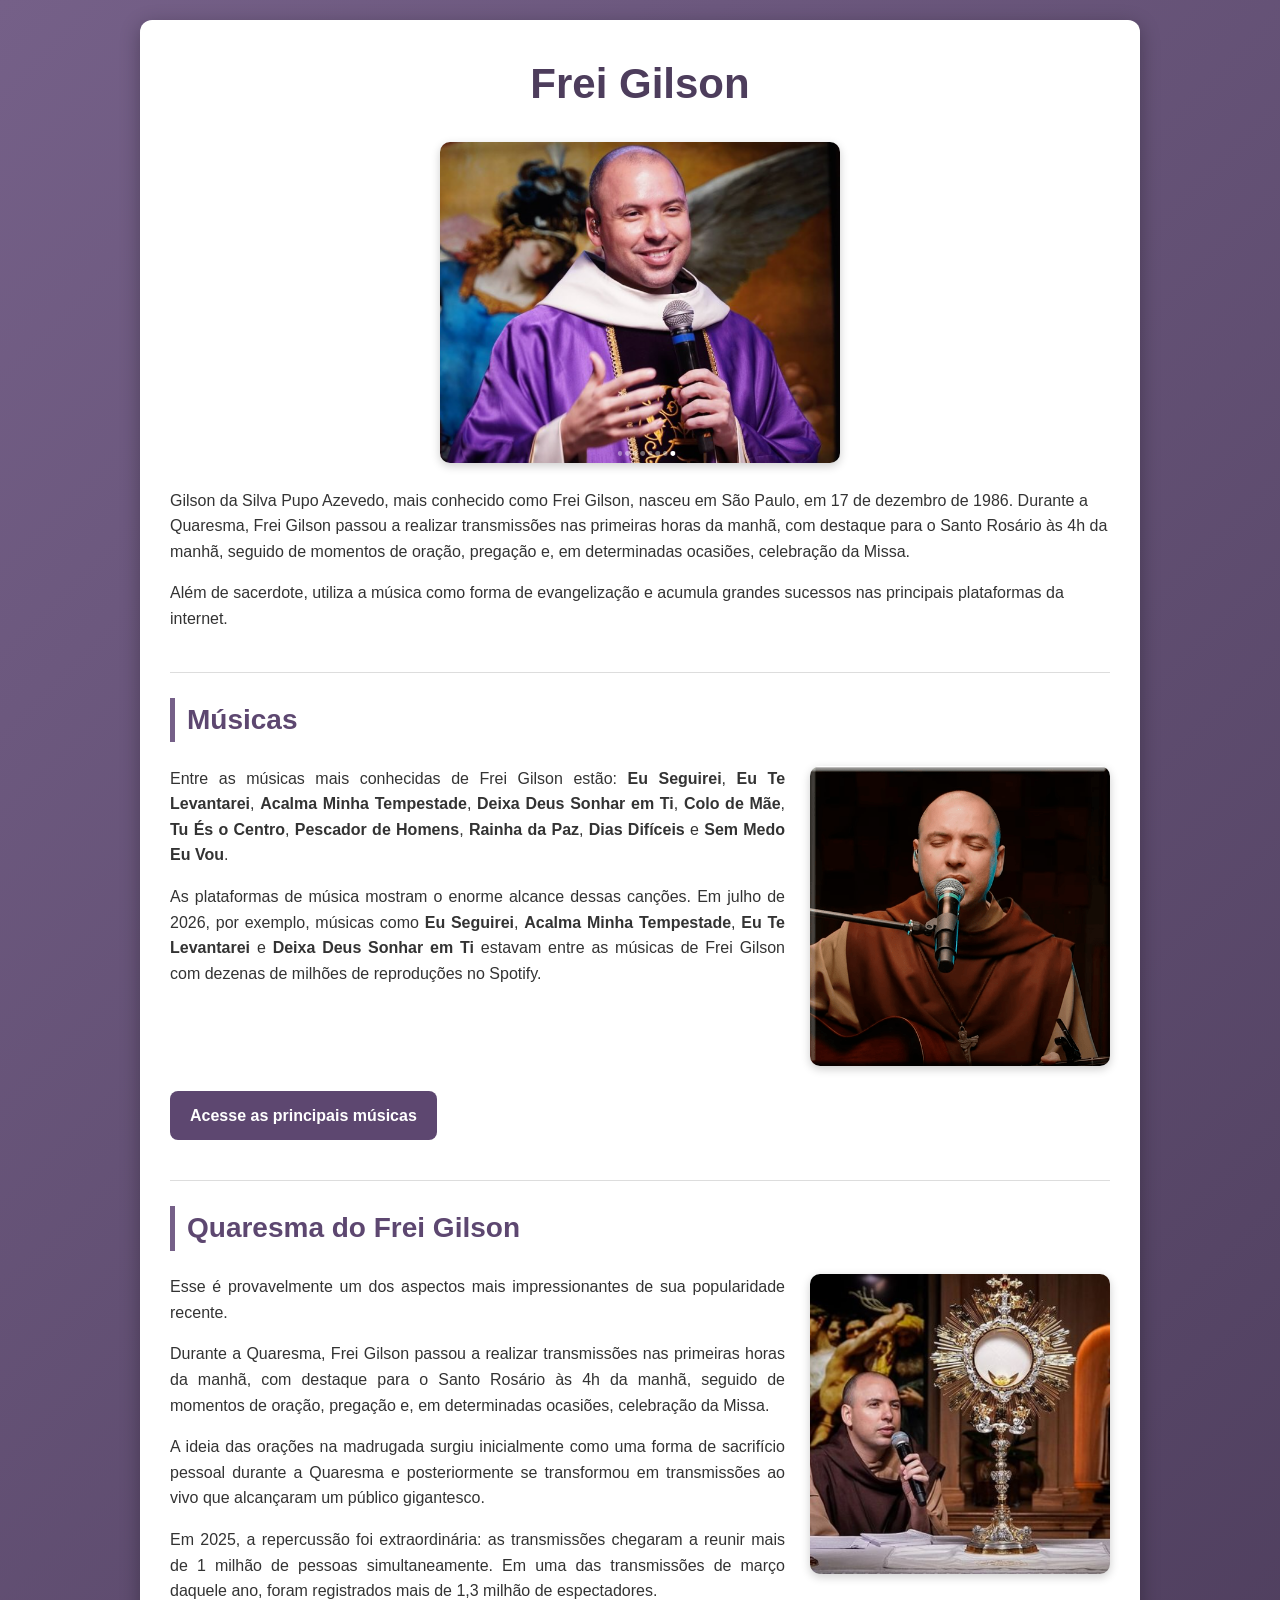
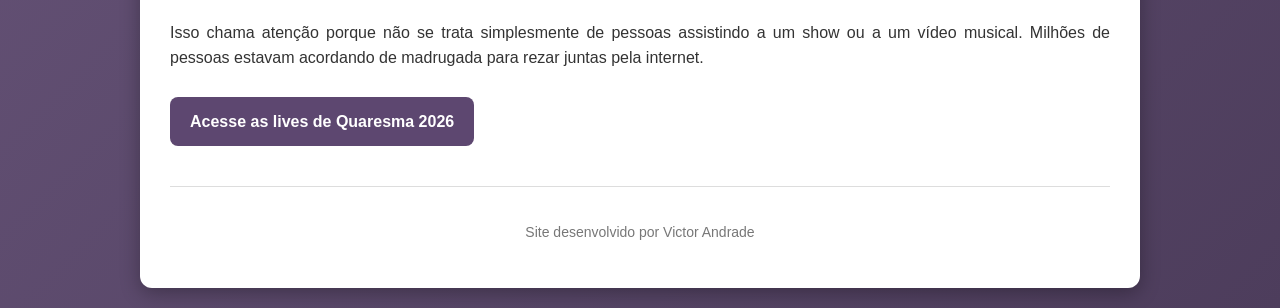
<file: index.html>
<!DOCTYPE html>
<html lang="pt-br">
<head>
    <meta charset="UTF-8">
    <meta name="viewport" content="width=device-width, initial-scale=1.0">
    <title>Frei Gilson</title>
    <link rel="stylesheet" href="estilos/style.css">
</head>

<body>

    <main>

        <header>
            <h1>Frei Gilson</h1>

            <img 
                src="imagens/Frei-Gilson.png" 
                class="imagem-principal"
                alt="Frei Gilson"
            >

            <p>
                Gilson da Silva Pupo Azevedo, mais conhecido como Frei Gilson,
                nasceu em São Paulo, em 17 de dezembro de 1986. Durante a
                Quaresma, Frei Gilson passou a realizar transmissões nas
                primeiras horas da manhã, com destaque para o Santo Rosário
                às 4h da manhã, seguido de momentos de oração, pregação e,
                em determinadas ocasiões, celebração da Missa.
            </p>

            <p>
                Além de sacerdote, utiliza a música como forma de evangelização
                e acumula grandes sucessos nas principais plataformas da internet.
            </p>
        </header>


        <article>

            <h2>Músicas</h2>

            <img 
                src="imagens/musica.png"
                class="imagem-lado"
                alt="Principais músicas de Frei Gilson"
            >

            <p>
                Entre as músicas mais conhecidas de Frei Gilson estão:
                <strong>Eu Seguirei</strong>, <strong>Eu Te Levantarei</strong>,
                <strong>Acalma Minha Tempestade</strong>,
                <strong>Deixa Deus Sonhar em Ti</strong>,
                <strong>Colo de Mãe</strong>, <strong>Tu És o Centro</strong>,
                <strong>Pescador de Homens</strong>, <strong>Rainha da Paz</strong>,
                <strong>Dias Difíceis</strong> e <strong>Sem Medo Eu Vou</strong>.
            </p>

            <p>
                As plataformas de música mostram o enorme alcance dessas canções.
                Em julho de 2026, por exemplo, músicas como
                <strong>Eu Seguirei</strong>, <strong>Acalma Minha Tempestade</strong>,
                <strong>Eu Te Levantarei</strong> e
                <strong>Deixa Deus Sonhar em Ti</strong> estavam entre as músicas
                de Frei Gilson com dezenas de milhões de reproduções no Spotify.
            </p>

            <div class="limpar"></div>

            <a class="botao" href="musicas.html">
                Acesse as principais músicas
            </a>

        </article>


        <article>

            <h2>Quaresma do Frei Gilson</h2>

            <img 
                src="imagens/quaresma.png"
                class="imagem-lado"
                alt="Quaresma do Frei Gilson"
            >

            <p>
                Esse é provavelmente um dos aspectos mais impressionantes
                de sua popularidade recente.
            </p>

            <p>
                Durante a Quaresma, Frei Gilson passou a realizar transmissões
                nas primeiras horas da manhã, com destaque para o Santo Rosário
                às 4h da manhã, seguido de momentos de oração, pregação e,
                em determinadas ocasiões, celebração da Missa.
            </p>

            <p>
                A ideia das orações na madrugada surgiu inicialmente como uma
                forma de sacrifício pessoal durante a Quaresma e posteriormente
                se transformou em transmissões ao vivo que alcançaram um
                público gigantesco.
            </p>

            <p>
                Em 2025, a repercussão foi extraordinária: as transmissões
                chegaram a reunir mais de 1 milhão de pessoas simultaneamente.
                Em uma das transmissões de março daquele ano, foram registrados
                mais de 1,3 milhão de espectadores.
            </p>

            <p>
                Isso chama atenção porque não se trata simplesmente de pessoas
                assistindo a um show ou a um vídeo musical. Milhões de pessoas
                estavam acordando de madrugada para rezar juntas pela internet.
            </p>

            <div class="limpar"></div>

            <a class="botao" href="quarentena.html">
                Acesse as lives de Quaresma 2026
            </a>

        </article>


        <footer>
            <p>Site desenvolvido por Victor Andrade</p>
        </footer>

    </main>

</body>
</html>
</file>
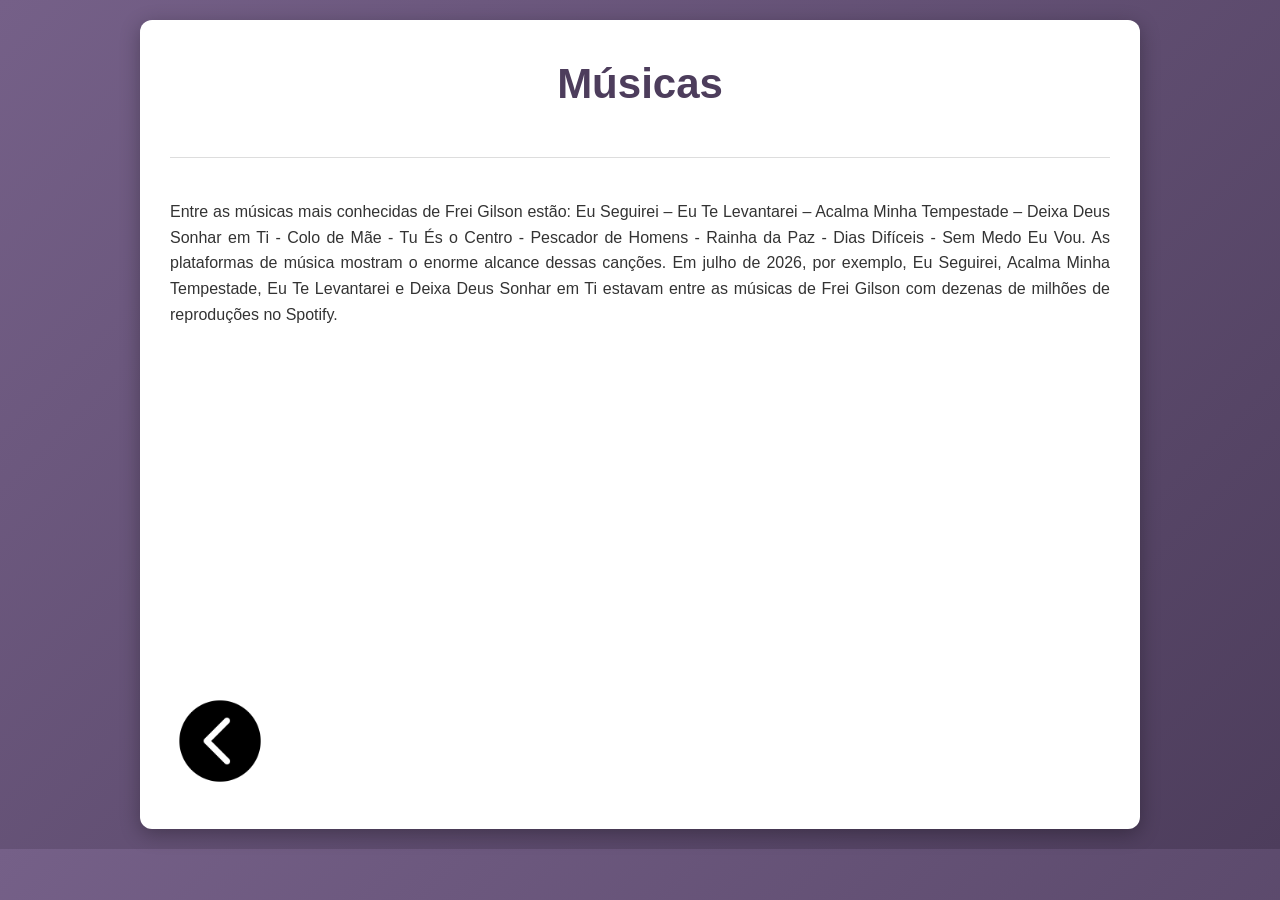
<file: musicas.html>
<!DOCTYPE html>
<html lang="pt-br">
<head>
    <meta charset="UTF-8">
    <meta name="viewport" content="width=device-width, initial-scale=1.0">
    <title>Principais Músicas</title>
    <link rel="stylesheet" href="estilos/style.css">
</head>
<body>
    <main>
        <header>
            <h1>Músicas</h1>
        </header>
        <article><p>Entre as músicas mais conhecidas de Frei Gilson estão: Eu Seguirei – Eu Te Levantarei – Acalma Minha Tempestade – Deixa Deus Sonhar em Ti - Colo de Mãe - Tu És o Centro - Pescador de Homens - Rainha da Paz - Dias Difíceis - Sem Medo Eu Vou. As plataformas de música mostram o enorme alcance dessas canções. Em julho de 2026, por exemplo, Eu Seguirei, Acalma Minha Tempestade, Eu Te Levantarei e Deixa Deus Sonhar em Ti estavam entre as músicas de Frei Gilson com dezenas de milhões de reproduções no Spotify.</p>

            <div class="video">

                <iframe width="560" height="315" src="https://www.youtube.com/embed/wPdU7obc37w?si=h1vslOl_AgvKeFcV" title="YouTube video player" frameborder="0" allow="accelerometer; autoplay; clipboard-write; encrypted-media; gyroscope; picture-in-picture; web-share" referrerpolicy="strict-origin-when-cross-origin" allowfullscreen>
                </iframe>

            </div>

            <br>

            <a href="index.html"><img src="imagens/voltar.png" width="100" alt="voltar"></a>
            
        </article>
    </main>
</body>
</html>
</file>
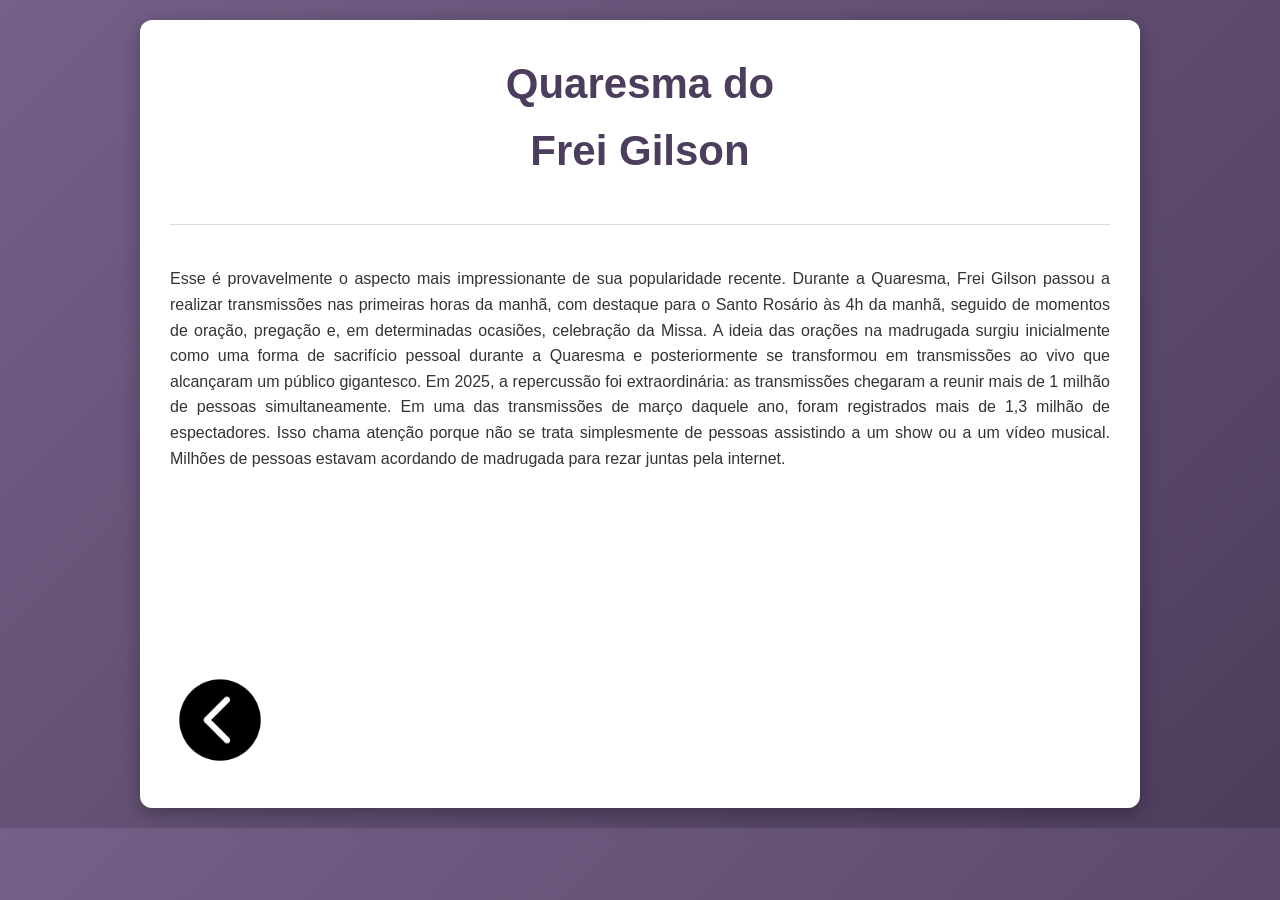
<file: quarentena.html>
<!DOCTYPE html>
<html lang="pt-br">
<head>
    <meta charset="UTF-8">
    <meta name="viewport" content="width=device-width, initial-scale=1.0">
    <title>Quaresma do Frei</title>
    <link rel="stylesheet" href="estilos/style.css">
</head>
<body>
    <main>
        <header>
            <h1>Quaresma do <br>Frei Gilson</h1>
        </header>
        <article>
            <p>Esse é provavelmente o aspecto mais impressionante de sua popularidade recente.
                Durante a Quaresma, Frei Gilson passou a realizar transmissões nas primeiras horas da manhã, com destaque para o Santo Rosário às 4h da manhã, seguido de momentos de oração, pregação e, em determinadas ocasiões, celebração da Missa.
                A ideia das orações na madrugada surgiu inicialmente como uma forma de sacrifício pessoal durante a Quaresma e posteriormente se transformou em transmissões ao vivo que alcançaram um público gigantesco.
                Em 2025, a repercussão foi extraordinária: as transmissões chegaram a reunir mais de 1 milhão de pessoas simultaneamente. Em uma das transmissões de março daquele ano, foram registrados mais de 1,3 milhão de espectadores.
                Isso chama atenção porque não se trata simplesmente de pessoas assistindo a um show ou a um vídeo musical. Milhões de pessoas estavam acordando de madrugada para rezar juntas pela internet.</p>

                <div class="video">
                    <iframe 
                        src="https://www.youtube.com/embed/jJZC4kgs9Yo?si=BexsVsLpDBIIdPdO"
                         title="YouTube video player"
                        frameborder="0"
                        allow="accelerometer; autoplay; clipboard-write; encrypted-media; gyroscope; picture-in-picture; web-share"
                        referrerpolicy="strict-origin-when-cross-origin"
                        allowfullscreen>
                    </iframe>
                </div>

                <br>

                <a href="index.html"><img src="imagens/voltar.png" width="100" alt="voltar"></a>
        </article>
    </main>
</body>
</file>
<file: estilos/style.css>
* {
    box-sizing: border-box;
}

body {
    margin: 0;
    padding: 20px;
    background: linear-gradient(135deg, #756088, #4d3d5c);
    font-family: Arial, Helvetica, sans-serif;
    color: #333;
    line-height: 1.6;
}


/* CONTAINER PRINCIPAL */

main {
    max-width: 1000px;
    margin: auto;
    background-color: white;
    padding: 30px;
    border-radius: 12px;
    box-shadow: 0 5px 20px rgba(0, 0, 0, 0.3);
}


/* TÍTULOS */

h1 {
    text-align: center;
    color: #4d3d5c;
    font-size: 42px;
    margin-top: 0;
    margin-bottom: 25px;
}

h2 {
    color: #5d4770;
    font-size: 28px;
    border-left: 5px solid #756088;
    padding-left: 12px;
    margin-top: 0;
}


/* IMAGEM PRINCIPAL */

.imagem-principal {
    display: block;
    width: 400px;
    max-width: 100%;
    height: auto;
    margin: 0 auto 25px auto;
    border-radius: 10px;
    box-shadow: 0 3px 10px rgba(0, 0, 0, 0.2);
}


/* ARTIGOS */

article {
    margin-top: 40px;
    padding-top: 25px;
    border-top: 1px solid #ddd;
}

article p {
    text-align: justify;
}


/* IMAGENS AO LADO DO TEXTO */

.imagem-lado {
    float: right;
    width: 300px;
    max-width: 40%;
    height: auto;
    margin: 0 0 15px 25px;
    border-radius: 10px;
    box-shadow: 0 3px 10px rgba(0, 0, 0, 0.2);
}


/* LIMPA O FLOAT */

.limpar {
    clear: both;
}


/* BOTÕES */

.botao {
    display: inline-block;
    background-color: #5d4770;
    color: white;
    text-decoration: none;
    padding: 12px 20px;
    border-radius: 8px;
    font-weight: bold;
    margin-top: 10px;
    transition: 0.3s;
}

.botao:hover {
    background-color: #3f304d;
    transform: translateY(-2px);
}


/* RODAPÉ */

footer {
    text-align: center;
    margin-top: 40px;
    padding-top: 20px;
    border-top: 1px solid #ddd;
    color: #777;
    font-size: 14px;
}


/* CELULAR */

@media (max-width: 600px) {

    body {
        padding: 10px;
    }

    main {
        padding: 20px 15px;
        border-radius: 8px;
    }

    h1 {
        font-size: 32px;
    }

    h2 {
        font-size: 24px;
    }

    article p {
        text-align: left;
    }

    .imagem-principal {
        width: 100%;
    }

    .imagem-lado {
        float: right;
        width: 90%;
        margin-left: 20px;
        margin-bottom: 10px;
    }

    .botao {
        display: block;
        text-align: center;
    }

    .video {
    width: 100%;
    max-width: 800px;
    margin: 30px auto;
    aspect-ratio: 16 / 9;
    }

    .video iframe {
    width: 100%;
    height: 100%;
    border: 0;
    border-radius: 10px;
    }
}
</file>
